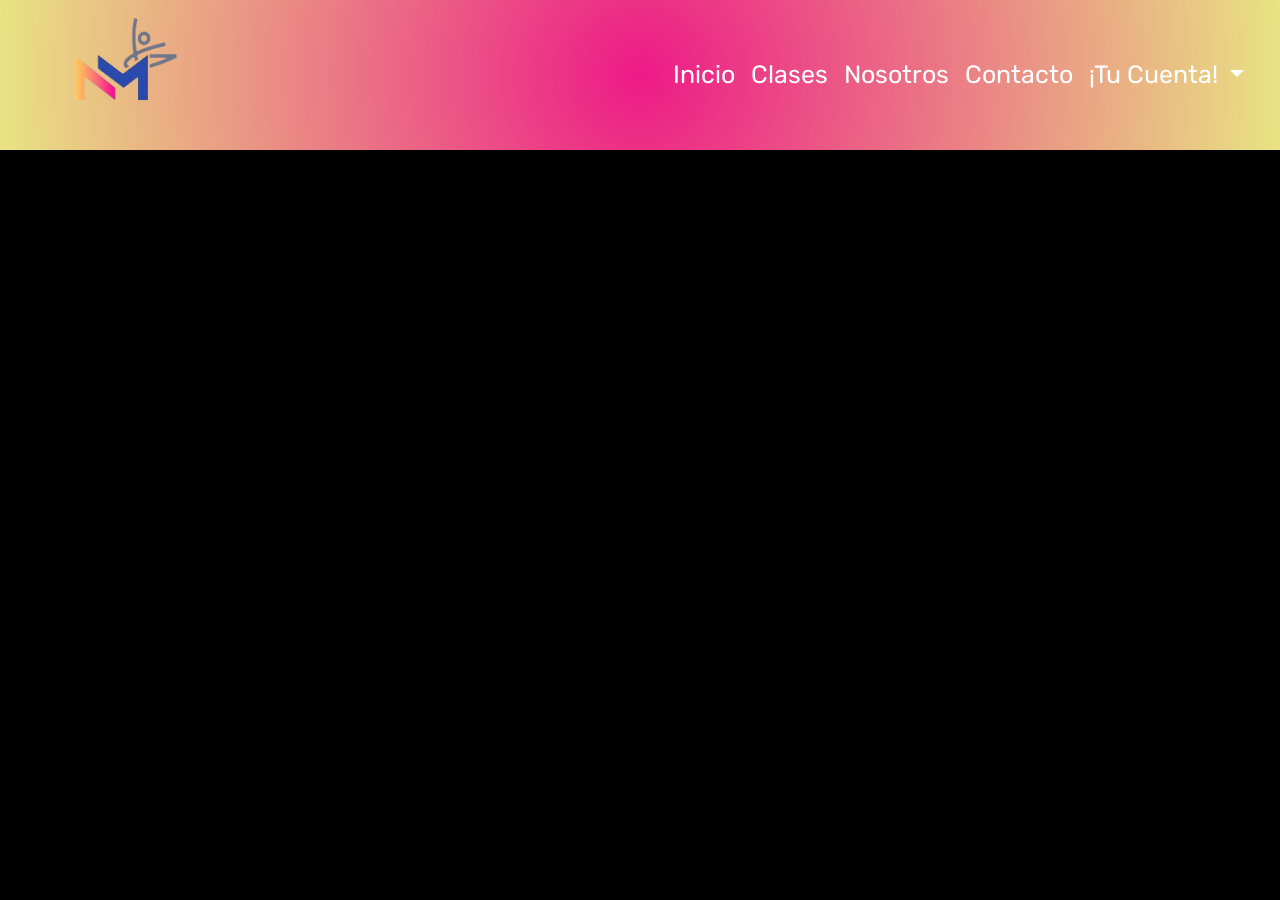
<file: carrito.html>
<!DOCTYPE html>
<html lang="en">
<head>
    <meta charset="UTF-8">
    <meta name="viewport" content="width=device-width, initial-scale=1.0">
    <title>carrito</title>
    <link href="https://cdn.jsdelivr.net/npm/bootstrap@5.3.7/dist/css/bootstrap.min.css" rel="stylesheet"
    integrity="sha384-LN+7fdVzj6u52u30Kp6M/trliBMCMKTyK833zpbD+pXdCLuTusPj697FH4R/5mcr" crossorigin="anonymous">
  <link rel="stylesheet" href="./CSS/styles.css">
  <link rel="preconnect" href="https://fonts.googleapis.com">
  <link rel="preconnect" href="https://fonts.googleapis.com">
  <link rel="preconnect" href="https://fonts.gstatic.com" crossorigin>
  <link href="https://fonts.googleapis.com/css2?family=Caveat:wght@400..700&display=swap" rel="stylesheet">
  <link rel="preconnect" href="https://fonts.gstatic.com" crossorigin>

  <link rel="preconnect" href="https://fonts.googleapis.com">
  <link rel="preconnect" href="https://fonts.gstatic.com" crossorigin>
  <link href="https://fonts.googleapis.com/css2?family=Rubik:ital,wght@0,300..900;1,300..900&display=swap"
    rel="stylesheet">

  <link rel="preconnect" href="https://fonts.googleapis.com">
  <link rel="preconnect" href="https://fonts.gstatic.com" crossorigin>
  <link href="https://fonts.googleapis.com/css2?family=Josefin+Sans:ital,wght@0,100..700;1,100..700&display=swap"
    rel="stylesheet">
</head>
<body>
     <div id="navbar-placeholder"></div>
     <script src="./JS/nav.js"></script>
    
</body>
</html>
</file>
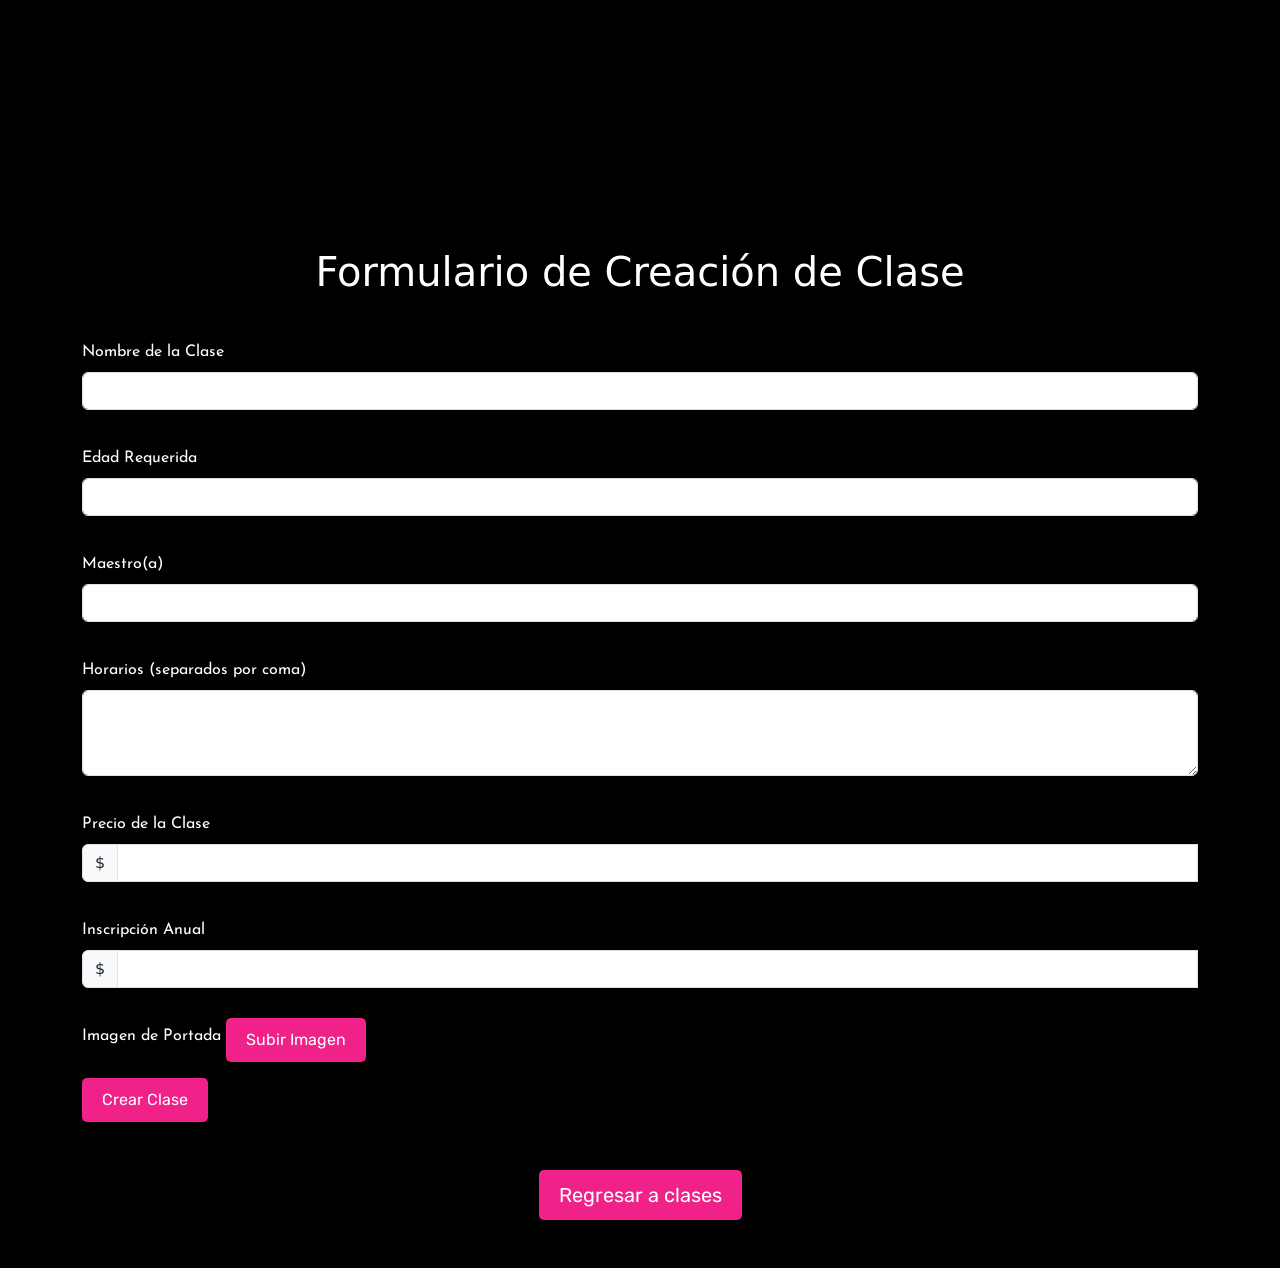
<file: formularioañadir.html>
<!DOCTYPE html>
<html lang="es">
<head>
    <meta charset="UTF-8">
    <meta name="viewport" content="width=device-width, initial-scale=1.0">
    <title>Formulario de Creación de Clases</title>
    <link href="https://cdn.jsdelivr.net/npm/bootstrap@5.3.3/dist/css/bootstrap.min.css" rel="stylesheet">
    <link rel="stylesheet" href="./CSS/styles.css">
     <link rel="stylesheet" href="https://cdnjs.cloudflare.com/ajax/libs/font-awesome/6.4.0/css/all.min.css">

       <link rel="preconnect" href="https://fonts.googleapis.com">
       <link rel="preconnect" href="https://fonts.googleapis.com">
       <link rel="preconnect" href="https://fonts.gstatic.com" crossorigin>
       <link href="https://fonts.googleapis.com/css2?family=Caveat:wght@400..700&display=swap" rel="stylesheet">
       <link rel="preconnect" href="https://fonts.gstatic.com" crossorigin>

       <link rel="preconnect" href="https://fonts.googleapis.com">
       <link rel="preconnect" href="https://fonts.gstatic.com" crossorigin>
       <link href="https://fonts.googleapis.com/css2?family=Rubik:ital,wght@0,300..900;1,300..900&display=swap"
       rel="stylesheet">

       <link rel="preconnect" href="https://fonts.googleapis.com">
       <link rel="preconnect" href="https://fonts.gstatic.com" crossorigin>
       <link href="https://fonts.googleapis.com/css2?family=Josefin+Sans:ital,wght@0,100..700;1,100..700&display=swap"
       rel="stylesheet">
</head>
<body>

    <div class="container my-5">
        <h1 class="text-center mb-4" style="color: white;">Formulario de Creación de Clase</h1>
        
        <div id="alertPlaceholder"></div>

        <form id="claseForm">
            <div class="mb-3">
                <label for="clase" class="form-label">Nombre de la Clase</label>
                <input type="text" class="form-control" id="clase" required>
                <div class="invalid-feedback">
                    El nombre de la clase es obligatorio.
                </div>
            </div>
            
            <div class="mb-3">
                <label for="edad" class="form-label">Edad Requerida</label>
                <input type="text" class="form-control" id="edad" required>
                <div class="invalid-feedback">
                    La edad es obligatoria.
                </div>
            </div>
            
            <div class="mb-3">
                <label for="maestro" class="form-label">Maestro(a)</label>
                <input type="text" class="form-control" id="maestro" required>
                <div class="invalid-feedback">
                    El nombre del maestro es obligatorio.
                </div>
            </div>

            <div class="mb-3">
                <label for="horario" class="form-label">Horarios (separados por coma)</label>
                <textarea class="form-control" id="horario" rows="3" required></textarea>
                <div class="invalid-feedback">
                    Debes ingresar al menos un horario.
                </div>
            </div>

            <div class="mb-3">
                <label for="precio" class="form-label">Precio de la Clase</label>
                <div class="input-group">
                    <span class="input-group-text">$</span>
                    <input type="number" class="form-control" id="precio" required>
                    <div class="invalid-feedback">
                        El precio es obligatorio.
                    </div>
                </div>
            </div>

            <div class="mb-3">
                <label for="inscripcion" class="form-label">Inscripción Anual</label>
                <div class="input-group">
                    <span class="input-group-text">$</span>
                    <input type="number" class="form-control" id="inscripcion" required>
                    <div class="invalid-feedback">
                        El precio de inscripción es obligatorio.
                    </div>
                </div>
            </div>
            
            <div class="mb-3">
                <label for="imgUrl" class="form-label">Imagen de Portada</label>
                <input type="hidden" id="imgUrl" name="imgUrl" required>
                <div class="invalid-feedback">
                    Por favor, sube una imagen para la clase.
                </div>
                <button type="button" id="upload_widget" class="btn btn-info mt-2">
                    Subir Imagen
                </button>
            </div>

            <button type="submit" class="btn btn-primary">Crear Clase</button>
        </form>
        <div class="container mt-5 text-center">
        <a href="./clase2.html" class="btn btn-primary btn-lg">Regresar a clases</a>
    </div>
    </div>
   
    <script src="https://cdn.jsdelivr.net/npm/bootstrap@5.3.3/dist/js/bootstrap.bundle.min.js"></script>
    <script src="https://widget.cloudinary.com/v2.0/global/all.js" type="text/javascript"></script>
    <script src="./JS/formularioañadir.js"></script>
</body>
</html>
</file>
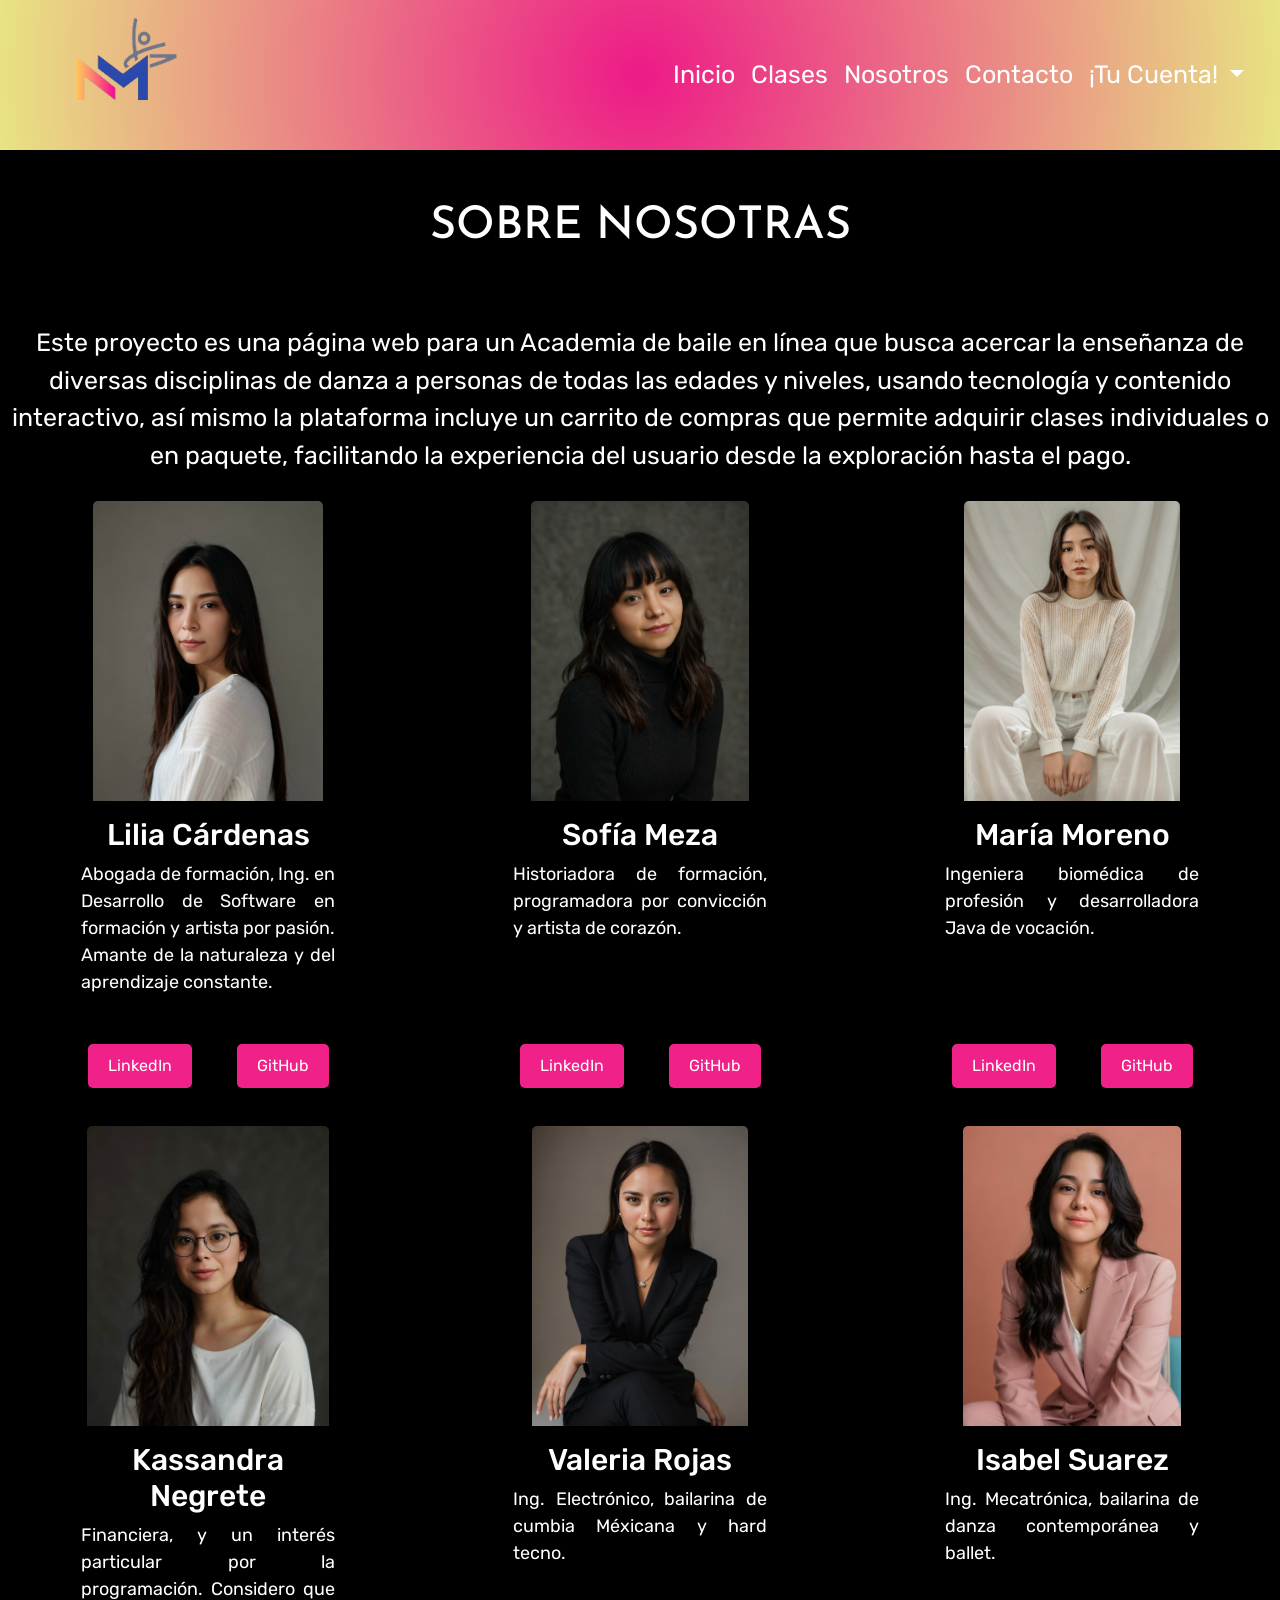
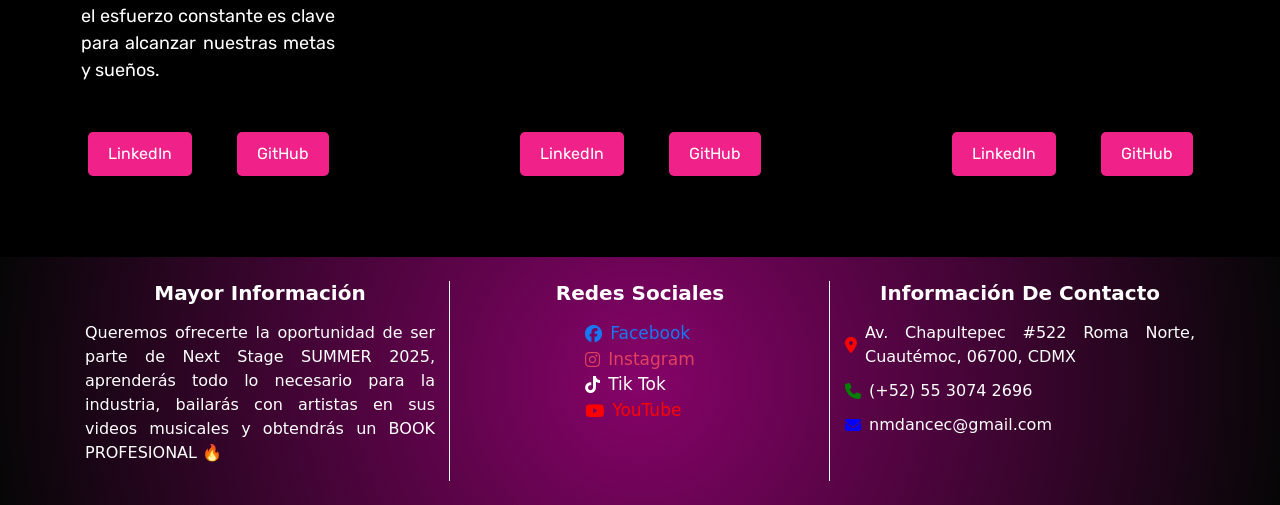
<file: Nosotros.html>
<!DOCTYPE html>
<html lang="en">

<head>
       <meta charset="UTF-8">
       <meta name="viewport" content="width=device-width, initial-scale=1.0">
       <title>Nosotros</title>
       <link rel="icon" href="./ImagenesIntegrantes/pngtree-4-girls-best-friends-cartoon-friendships-illustration-png-image_10547311.png">
       <link href="https://cdn.jsdelivr.net/npm/bootstrap@5.3.7/dist/css/bootstrap.min.css" rel="stylesheet"
       integrity="sha384-LN+7fdVzj6u52u30Kp6M/trliBMCMKTyK833zpbD+pXdCLuTusPj697FH4R/5mcr" crossorigin="anonymous">

       <link rel="stylesheet" href="./CSS/styles.css">
       <link rel="stylesheet" href="https://cdnjs.cloudflare.com/ajax/libs/font-awesome/6.4.0/css/all.min.css">

       <link rel="preconnect" href="https://fonts.googleapis.com">
       <link rel="preconnect" href="https://fonts.googleapis.com">
       <link rel="preconnect" href="https://fonts.gstatic.com" crossorigin>
       <link href="https://fonts.googleapis.com/css2?family=Caveat:wght@400..700&display=swap" rel="stylesheet">
       <link rel="preconnect" href="https://fonts.gstatic.com" crossorigin>

       <link rel="preconnect" href="https://fonts.googleapis.com">
       <link rel="preconnect" href="https://fonts.gstatic.com" crossorigin>
       <link href="https://fonts.googleapis.com/css2?family=Rubik:ital,wght@0,300..900;1,300..900&display=swap"
       rel="stylesheet">

       <link rel="preconnect" href="https://fonts.googleapis.com">
       <link rel="preconnect" href="https://fonts.gstatic.com" crossorigin>
       <link href="https://fonts.googleapis.com/css2?family=Josefin+Sans:ital,wght@0,100..700;1,100..700&display=swap"
       rel="stylesheet">


</head>

<body>
        <div   id="navbar-placeholder"></div>
       <div>
       <h1 class="titulo">SOBRE NOSOTRAS</h1>
       </div>
       <div>
       <p class="textoCuerpo"> Este proyecto es una página web para un Academia de baile en línea que busca acercar la
       enseñanza de diversas disciplinas de danza a personas de todas las edades y niveles, usando tecnología y contenido
       interactivo, así mismo la plataforma incluye un carrito de compras que permite adquirir clases individuales o en
       paquete, facilitando la experiencia del usuario desde la exploración hasta el pago.</p>
       </div>

       <div class="" style="margin-bottom: 70px;">
       <div class="row row-cols-1 row-cols-md-2 row-cols-lg-3 g-3">
       <div class="col">
              <div class="card mx-auto" style="width: 18rem; margin:auto">
              <img src="./ImagenesIntegrantes/lilia.jpg" class="card-img-top" alt="...">
              <div class="card-body">
              <h5 class="cardTitle">Lilia Cárdenas</h5>
              <p class="cardText">Abogada de formación, Ing. en Desarrollo de Software en formación y artista por pasión.
                     Amante de la naturaleza y del aprendizaje constante.
                     </p>
              </div>
              <div class="card-buttons d-flex justify-content-around mt-3">

              <a href="https://www.linkedin.com/in/lilia-c%C3%A1rdenas-049604313?trk=contact-info" target="_blank"><button
                     type="button" class="btn">LinkedIn</button></a>
              <a href="https://github.com/liliacar" target="_blank"><button type="button" class="btn">GitHub</button></a>

              </div>
              </div>
       </div>

       <div class="col">
              <div class="card mx-auto" style="width: 18rem; margin:auto">
              <img src="./ImagenesIntegrantes/sofia.jpg" class="card-img-top" alt="...">
              <div class="card-body">
              <h5 class="cardTitle">Sofía Meza</h5>
              <p class="cardText">Historiadora de formación, programadora por convicción y artista de corazón.
                     </p>
              </div>
              <div class="card-buttons d-flex justify-content-around mt-3">
              <a href="https://www.linkedin.com/in/sof%C3%ADa-meza-espinosa-33200b213/" target="_blank"><button
                     type="button" class="btn">LinkedIn</button></a>
              <a href="https://github.com/alcachofa96" target="_blank"><button type="button" class="btn">GitHub</button></a>
              </div>
              </div>
       </div>

       <div class="col">
              <div class="card mx-auto" style="width: 18rem; margin:auto">
              <img src="./ImagenesIntegrantes/maria.jpg" class="card-img-top" alt="...">
              <div class="card-body">
              <h5 class="cardTitle">María Moreno</h5>
              <p class="cardText">Ingeniera biomédica de profesión y desarrolladora Java de vocación.
                     </p>
              </div>
              <div class="card-buttons d-flex justify-content-around mt-3">
              <a href="https://www.linkedin.com/in/mariamorenoarm/" target="_blank"><button
                     type="button" class="btn">LinkedIn</button></a>
              <a href="https://github.com/mariamorenoarm" target="_blank"><button type="button" class="btn">GitHub</button></a>
              </div>
              </div>
       </div>

       <div class="col">
              <div class="card mx-auto" style="width: 18rem; margin:auto">
              <img src="./ImagenesIntegrantes/kassandra.jpg" class="card-img-top" alt="...">
              <div class="card-body">
              <h5 class="cardTitle">Kassandra Negrete</h5>
              <p class="cardText">Financiera, y un interés particular por la programación. Considero que el esfuerzo
                     constante es clave para alcanzar nuestras metas y sueños.
                    </p>
              </div>
              <div class="card-buttons d-flex justify-content-around mt-3">
              <a href="https://www.linkedin.com/in/kassandra-negrete/" target="_blank"><button
                     type="button" class="btn">LinkedIn</button></a>
              <a href="https://github.com/kass-98" target="_blank"><button type="button" class="btn">GitHub</button></a>
              </div>
              </div>
       </div>

       <div class="col">
              <div class="card mx-auto" style="width: 18rem; margin:auto">
              <img src="./ImagenesIntegrantes/valeria.jpg" class="card-img-top" alt="...">
              <div class="card-body">
              <h5 class="cardTitle">Valeria Rojas</h5>
              <p class="cardText">Ing. Electrónico, bailarina de cumbia Méxicana y hard tecno.
                     </p>
              </div>
              <div class="card-buttons d-flex justify-content-around mt-3">
              <a href="https://www.linkedin.com/in/valeria-rojas-acatitla-288832358?utm_source=share&utm_campaign=share_via&utm_content=profile&utm_medium=ios_app" target="_blank"><button
                     type="button" class="btn">LinkedIn</button></a>
              <a href="https://github.com/valeriaR632" target="_blank"><button type="button" class="btn">GitHub</button></a>
              </div>
              </div>
       </div>

       <div class="col">
              <div class="card mx-auto" style="width: 18rem; margin:auto">
              <img src="./ImagenesIntegrantes/isabel.jpg" class="card-img-top" alt="...">
              <div class="card-body">
              <h5 class="cardTitle">Isabel Suarez</h5>
              <p class="cardText">Ing. Mecatrónica, bailarina de danza contemporánea y ballet.
                     </p>
              </div>
              <div class="card-buttons d-flex justify-content-around mt-3">
              <a href="https://www.linkedin.com/in/itsisabelsuarez/" target="_blank"><button
                     type="button" class="btn">LinkedIn</button></a>
              <a href="https://github.com/itsisabelsuarez" target="_blank"><button type="button" class="btn">GitHub</button></a>
              </div>
              </div>
       </div>
       </div>
       </div>


       <script src="https://cdn.jsdelivr.net/npm/bootstrap@5.3.7/dist/js/bootstrap.bundle.min.js"
       integrity="sha384-ndDqU0Gzau9qJ1lfW4pNLlhNTkCfHzAVBReH9diLvGRem5+R9g2FzA8ZGN954O5Q"
       crossorigin="anonymous"></script>
       <script src="./JS/nav.js" defer></script>
       <script src="./JS/footer.js"></script> 

       <div id="footer-placeholder"></div>
       
       <script>
              fetch('./footer.html')
                     .then(response => response.text())
                     .then(data => {
                            document.getElementById('footer-placeholder').innerHTML = data;
                     });
       </script>

       
</body>

</html>
</file>
<file: CSS/styles.css>
body{
    background-color: black;
    padding-top: 200px;
    margin-bottom: 0;
   
}

h1.titulo{
    font-family: "Josefin Sans", sans-serif;
    color: rgb(255, 255, 255);
    font-size: 45px;
    text-align: center;
    margin-bottom: 70px;
}
/* descripción en Nosotros y barra de navegacion */
.textoCuerpo,
div.container-fluid{
    font-family:"Rubik", sans-serif;
    font-size: 25px;
    color: rgb(255, 255, 255);
    text-align: center;
}

h5.cardTitle{
    font-family: "Rubik", sans-serif;
    text-align: center;
    font-size: 30px;
}

p.cardText{
    font-family: "Rubik", sans-serif;
    text-align: justify;
    font-size: 18px;
}

.card{
    background-color: #B0B2B7;
    display: flex;
    flex-direction: column;
    justify-content: space-between;
    height: 100%; /*Para que todas las cards tengan la misma altura*/
}

.btn {
    font-family: "Rubik", sans-serif;
    padding: 10px 20px;
    background-color: #f02289;
    color: white;
    border: none;
    border-radius: 5px;
    cursor: pointer;
}
.btn:hover {
    background-color: #F5B668;
}
.btn:active {
    background-color: #E23EC8;
}

/* ----CONTACTO----- */
.card{
    font-family: "Rubik", sans-serif;
    background-color: black;
    color: white;
    padding-top: 10px;
    padding-bottom: 10px;
    text-align: center;
}

.form-label{
    color: white;
    font-family: "Josefin Sans", sans-serif;
    margin-top: 20px;
}

#contactoForm{
    padding: 80px;
}
#logoM{
    padding-bottom:10px ;
    
}

/* Barra de navegacion */

/* Subir un poco el dropdown de "¡Tu Cuenta!" */
.nav-item.dropdown .dropdown-menu {
  margin-top: -19px; /* o prueba con -10px si quieres más arriba */
}

nav.navbar {
  margin: 0;
  padding: 0;
  position: fixed; /* opcional: para que quede fija arriba */
  top: 0;
  left: 0;
  right: 0;
  z-index: 1000;
  flex-direction: column;
  align-items: center;
  
}

.container-fluid{
    background-color: #ED1A87;
    height: 150px;
    background: radial-gradient(circle, #ED1A87, #e8e383);
    text-align: center;
    border-bottom: 0px;
    margin-top: 0px;

}
   span#text-litle{
     color: white;
     /* Se agrega sombreado con brillo al titulo */
     text-shadow:  
    0 0 20px #2f00ff,
    0 0 10px #d21084, /* boton de registro */
    0 0 20px #bf00ff,
    0 0 40px #ff00de;
    position: absolute;      /* Lo sacamos del flujo normal */
  top: 5px;                 /* Separación desde arriba */
  left: 50%;                /* Lo colocamos en el centro horizontal */
  transform: translateX(-50%); /* Ajuste exacto al centro */
  font-weight: bold;
  margin-bottom: 25px;
  font-size: clamp(5px, 2vw, 28px);
  padding: 10px;

  font-family: "Rubik", sans-serif;
  font-optical-sizing: auto;


}
nav .nav-link,
.navbar-brand{
    color: white;
    text-align:center;
    font-size: 25px;
    padding: 20px;
               
}


/* Estilo de la pagina Clases */


.flip-card-back {
  background-color: #000000; /* gris oscuro */
  color: rgb(255, 145, 198);
  transform: rotateY(180deg);
  /* padding: 1rem; */
  padding: 15px;
  display: flex;
  flex-direction: column;
  /* justify-content: center; */
   justify-content: space-between; 
   font-family:'Lucida Sans', 'Lucida Sans Regular', 'Lucida Grande', 'Lucida Sans Unicode', Geneva, Verdana, sans-serif;
   
}

.card-grid {
  display: grid;
  grid-template-columns: repeat(3, 1fr);
  gap: 2rem;
  padding: 2rem;
  /* max-width: 1200px; */
  margin: 0 auto;
  width: fit-content;
}


.flip-card {
  background-color: transparent;
  width: 20rem;
  height: 30rem;
  perspective: 1000px;
  margin: auto;
  color: #fff;
  
  
}


.flip-card-inner {
  position: relative;
  width: 100%;
  height: 100%;
  transition: transform 0.6s;
  transform-style: preserve-3d;
}



.flip-card-front,
.flip-card-back {
  position: absolute;
  width: 100%;
  height: 100%;
  backface-visibility: hidden;
  border-radius: 10px;
  overflow: hidden;
}

.flip-card-front {
  background-color: #000;
  display: flex;
  flex-direction: column;
   
  padding: 1rem; 
  box-sizing: border-box;
}

/* Contenedor de la tarjeta */
 /* .flip-card {
  background-color: transparent;
  width: 25rem;
  height: 26rem;
  perspective: 1000px; 
}  */

.flip-card-inner {
  position: relative;
  width: 100%;
  height: 100%;
  text-align: center;
  transition: transform 0.6s;
  transform-style: preserve-3d;
}

/* Girar al pasar el mouse */
.flip-card:hover .flip-card-inner {
  transform: rotateY(180deg);
}

/* Frente y reverso */
.flip-card-front,
.flip-card-back {
  position: absolute;
  width: 100%;
  height: 100%;
  -webkit-backface-visibility: hidden; /* Safari */
  backface-visibility: hidden;
  border-radius: 10px;
  overflow: hidden;
}

/* Frente */
.flip-card-front img {
  width: 100%;
  height: 100%;
  object-fit: cover;
}

/* Parte trasera */


/* Texto más claro en la parte trasera */
.flip-card-back h5 {
  margin-bottom: 10px;
  font-size: 1.25rem;
}

.flip-card-back p {
  margin: 3px 0;
}

.flip-card-back ul {
  padding-left: 20px;
  text-align: left;
}

.agregar-btn:hover{
  background-color: #F5B668;
}
h1#page-clas{
 font-family: "Rubik", cursive;
    color: rgb(255, 255, 255);
    font-size: 40px;
    text-align: center;

}

/* Footer */
*{
    margin: 0;
    padding: 0;
    box-sizing: border-box;
}

 /* .container{
    max-width: 1170px;
    background-color: #060606;
    padding: 80px 10px;
    margin: auto;
    min-height:  300px;
}  */
.row{
    display: flex;
    flex-wrap: wrap;
    align-items: stretch;
}
ul{
    list-style: none ;
}
.footer,
div#contenedor{
    background: radial-gradient(circle, #860369, #060606);
    padding: 70px 0;
    
}

.footer-col{
    width: 33.33%;
    padding: 0 15px;
    position: relative;
}

.footer-col h4{
    font-size: 18px;
    color: #ffffff;
    text-transform: capitalize;
    margin-bottom: 30px;
}

.footer-col:not(:last-child)::after {
    border-right: 1px solid #fff;
    content: "";
    position: absolute;
    top: 0;
    right: 0;
    width: 1px;
    height: 100%;
    background-color: white;
}

/**/


/* Contenedor del footer */
.footer {
  background-color: black;
  color: white;
  padding-top: 1rem; /* py-4 en bootstrap = 1.5rem, ajusta si quieres */
  padding-bottom: 1rem;
  margin-top: 1rem; /* mt-4 */
}

/* Flex para las columnas del footer */
.footer-row {
  display: flex;
  flex-wrap: wrap;
  gap: 2rem;
  justify-content: space-between;
}

/* Cada columna */
.footer-col {
  flex: 1 1 300px; 
}

/* Mayor información - texto */
.info-col p {
  font-size: 16px;
  line-height: 1.5;
}

/* Títulos de las columnas */
.footer-col h4 {
  font-size: 20px;
  margin-bottom: 1rem;
  font-weight: bold;
}

/* Redes sociales */
.social-links {
  display: flex;
  flex-direction: column;
  gap: 10px;
}

.social-link {
  font-size: 17px;
  color: inherit;
  text-decoration: none;
  display: flex;
  align-items: center;
  gap: 8px;
  transition: opacity 0.3s;
}

/* Colores específicos para cada red social */
.social-link.facebook { color: #1877f2; }
.social-link.instagram { color: #e4405f; }
.social-link.tiktok { color: white; }
.social-link.youtube { color: red; }

/* Hover */
.social-link:hover {
  opacity: 0.8;
}

/* Lista de contacto */
.contact-list {
  list-style: none;
  padding: 0;
  margin: 0;
  
}

.contact-list li {
  display: flex;
  align-items: center;
  gap: 8px;
  margin-bottom: 10px;
  font-size: 16px;
}

/* Iconos con colores */
.icon-map { color: red; }
.icon-phone { color: green; }
.icon-email { color: blue; }

/* Responsive para pantallas pequeñas */
@media (max-width: 600px) {
  .footer-row {
    flex-direction: column;
  }
}

.contact-list {
  list-style: none;
  padding: 0;
  margin: 0;
  text-align: justify;
}

.contact-list li {
  margin-bottom: 10px;
  font-size: 16px;
  color: white;
  line-height: 1.5;
}

.social-links {
  display: flex;
  flex-direction: column;
  align-items: center; /* centra horizontalmente los enlaces */
  gap: 8px;
  text-align: center;
}

.social-links a {
  text-decoration: none;
  font-size: 17px;
  color: white;
}

/* Colores específicos para cada red */
.social-link.facebook { color: #1877f2; }
.social-link.instagram { color: #e4405f; }
.social-link.tiktok { color: white; }
.social-link.youtube { color: red; }

.footer-col h4 {
    text-align: center; 

}

.footer-col p{
  text-align: justify;
}

.carousel-item img {
  height: 600px;
  width: 100%;
  object-fit: cover;
  object-position: center;    /* o center / bottom */
}

.card img {
  max-height: 300px;
  width: auto;
  margin: 0 auto;  
  display: block;
}



/* Cambios para el contacto */
#alertResultado {
  display: none; 
}
#mensaje {
  resize: none; 
}
</file>
